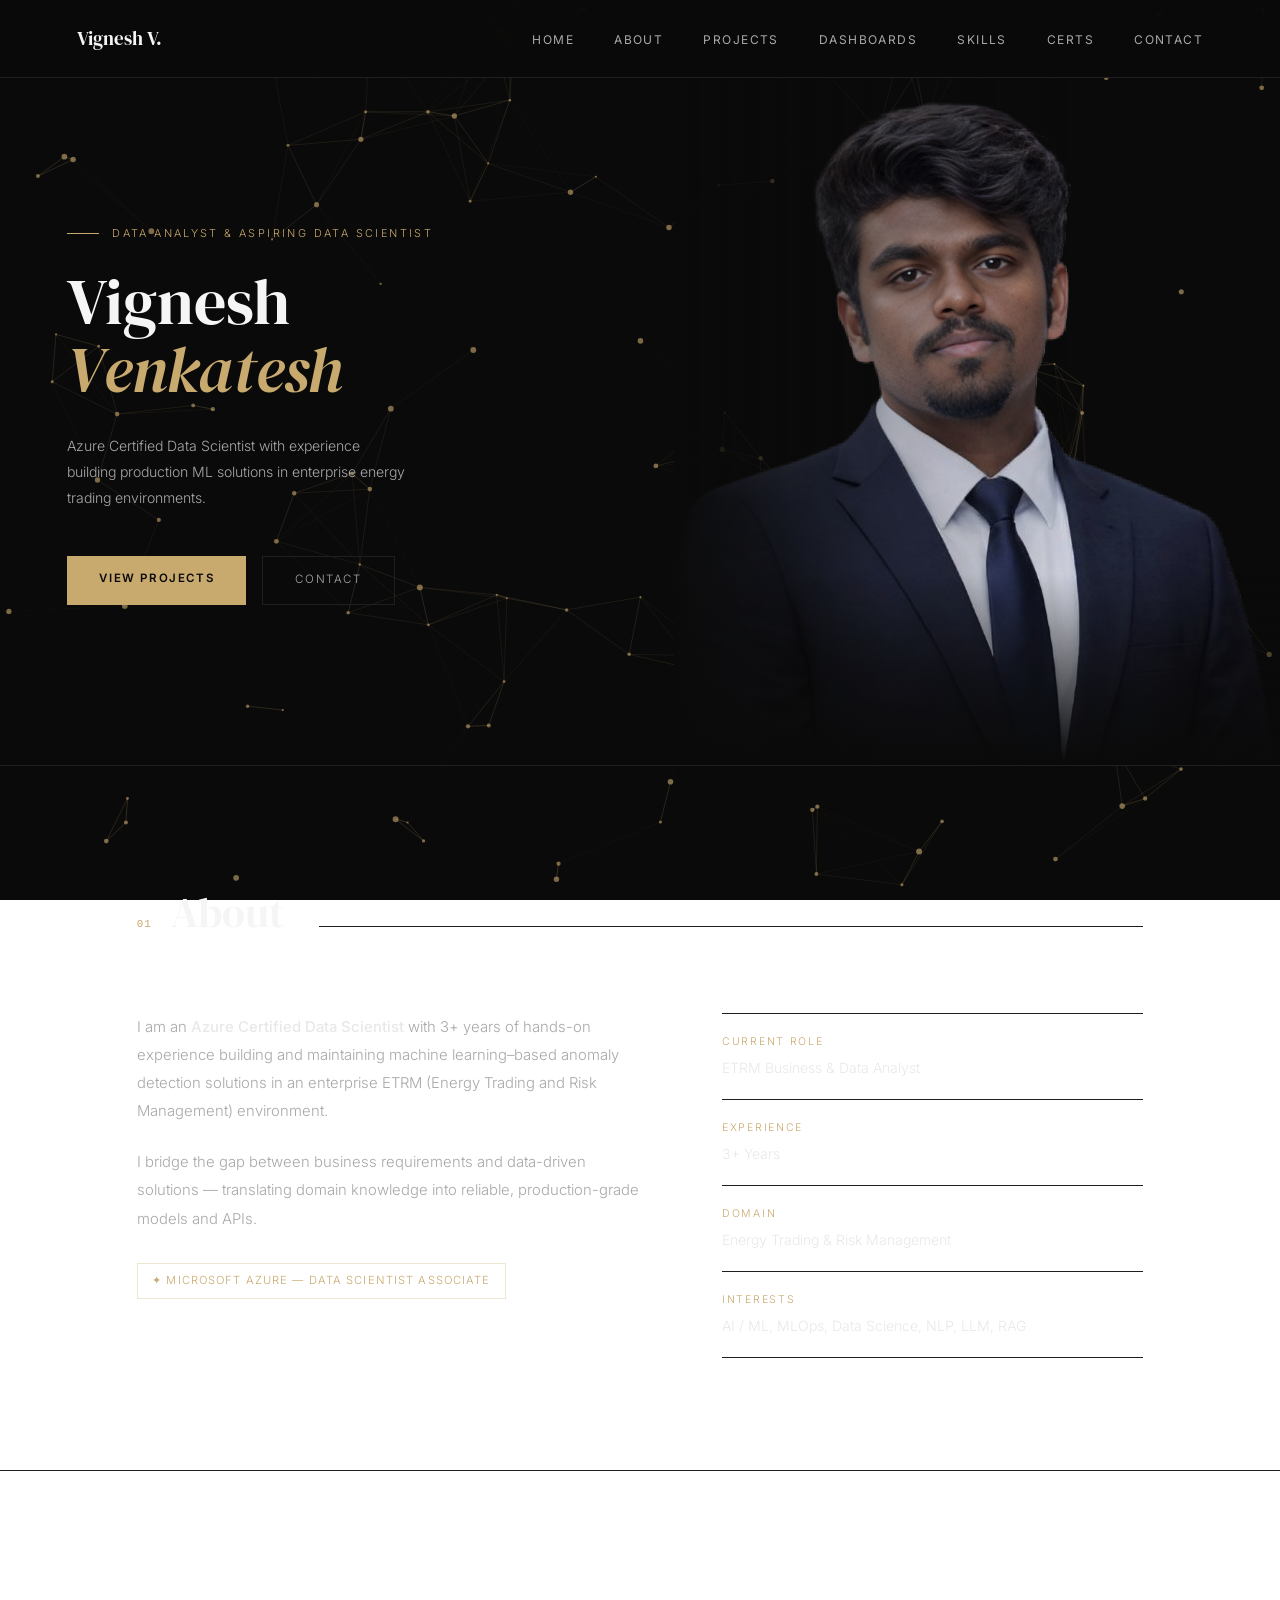
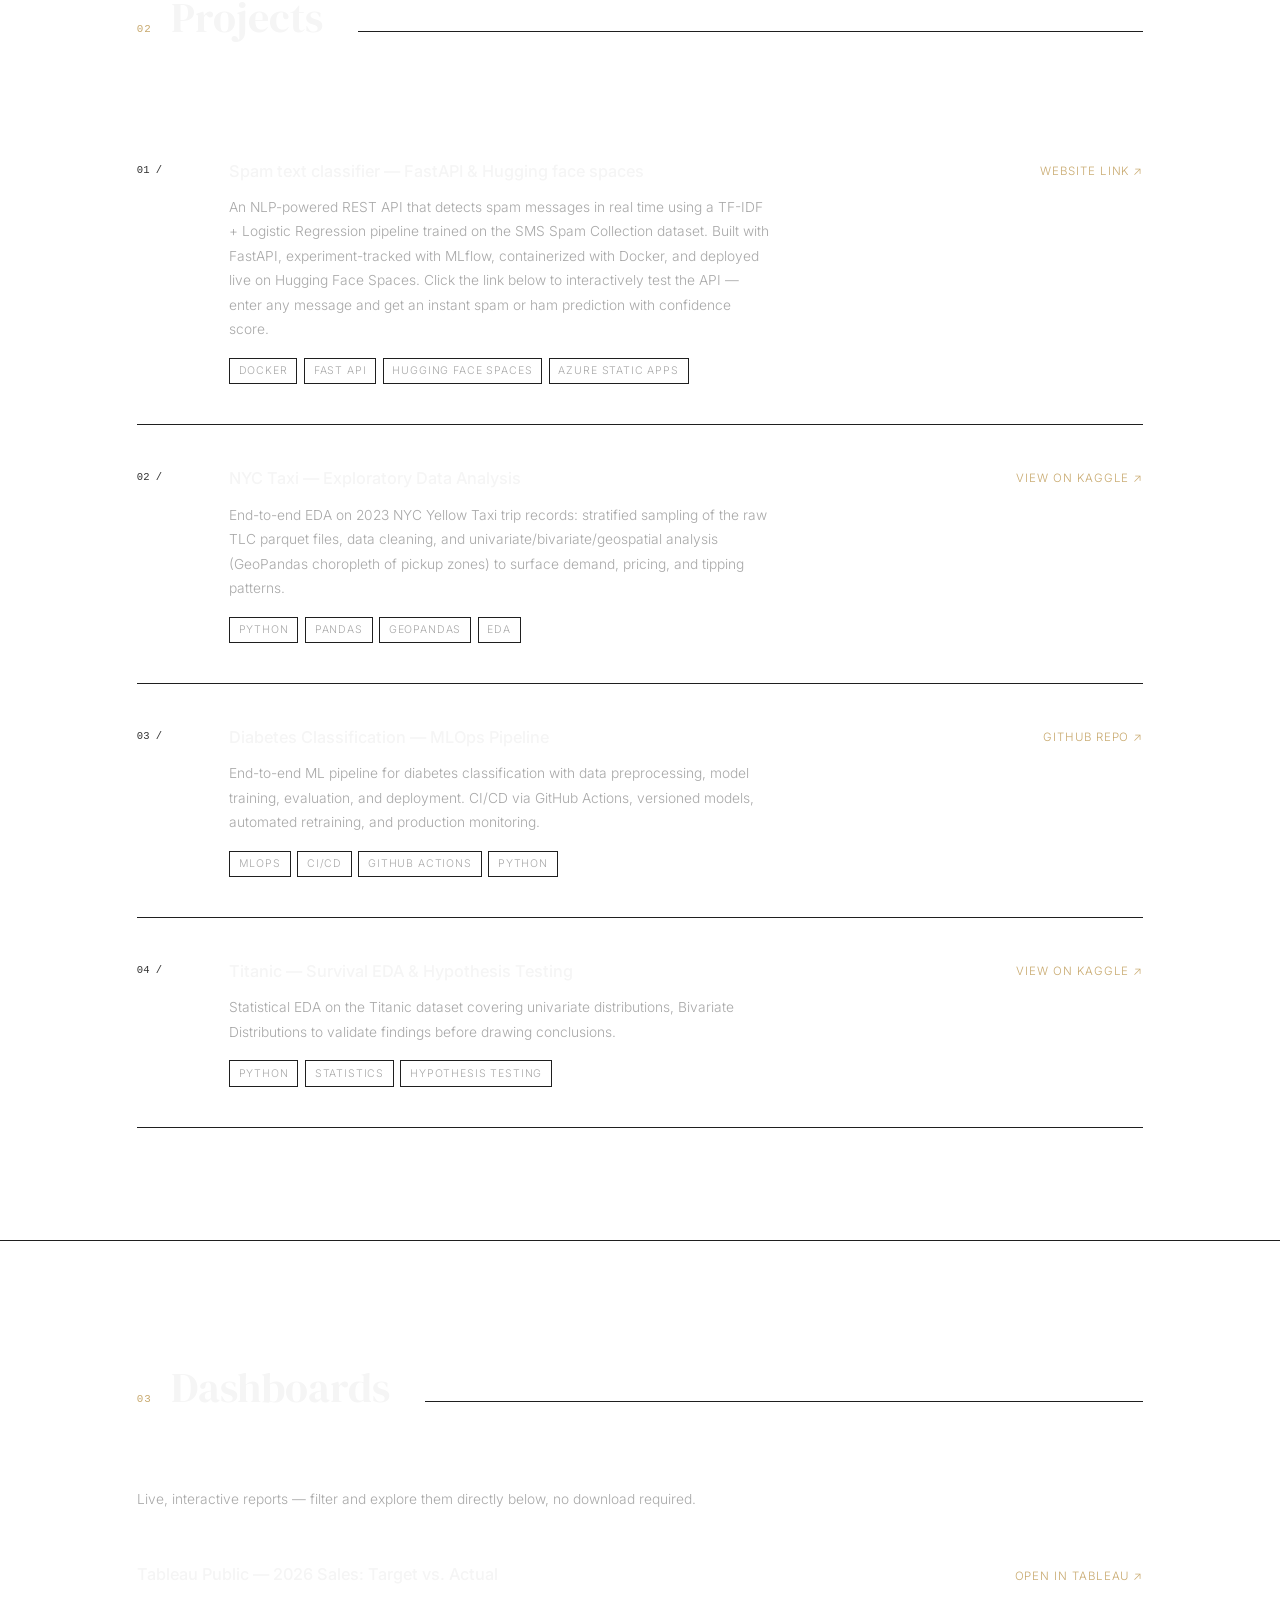
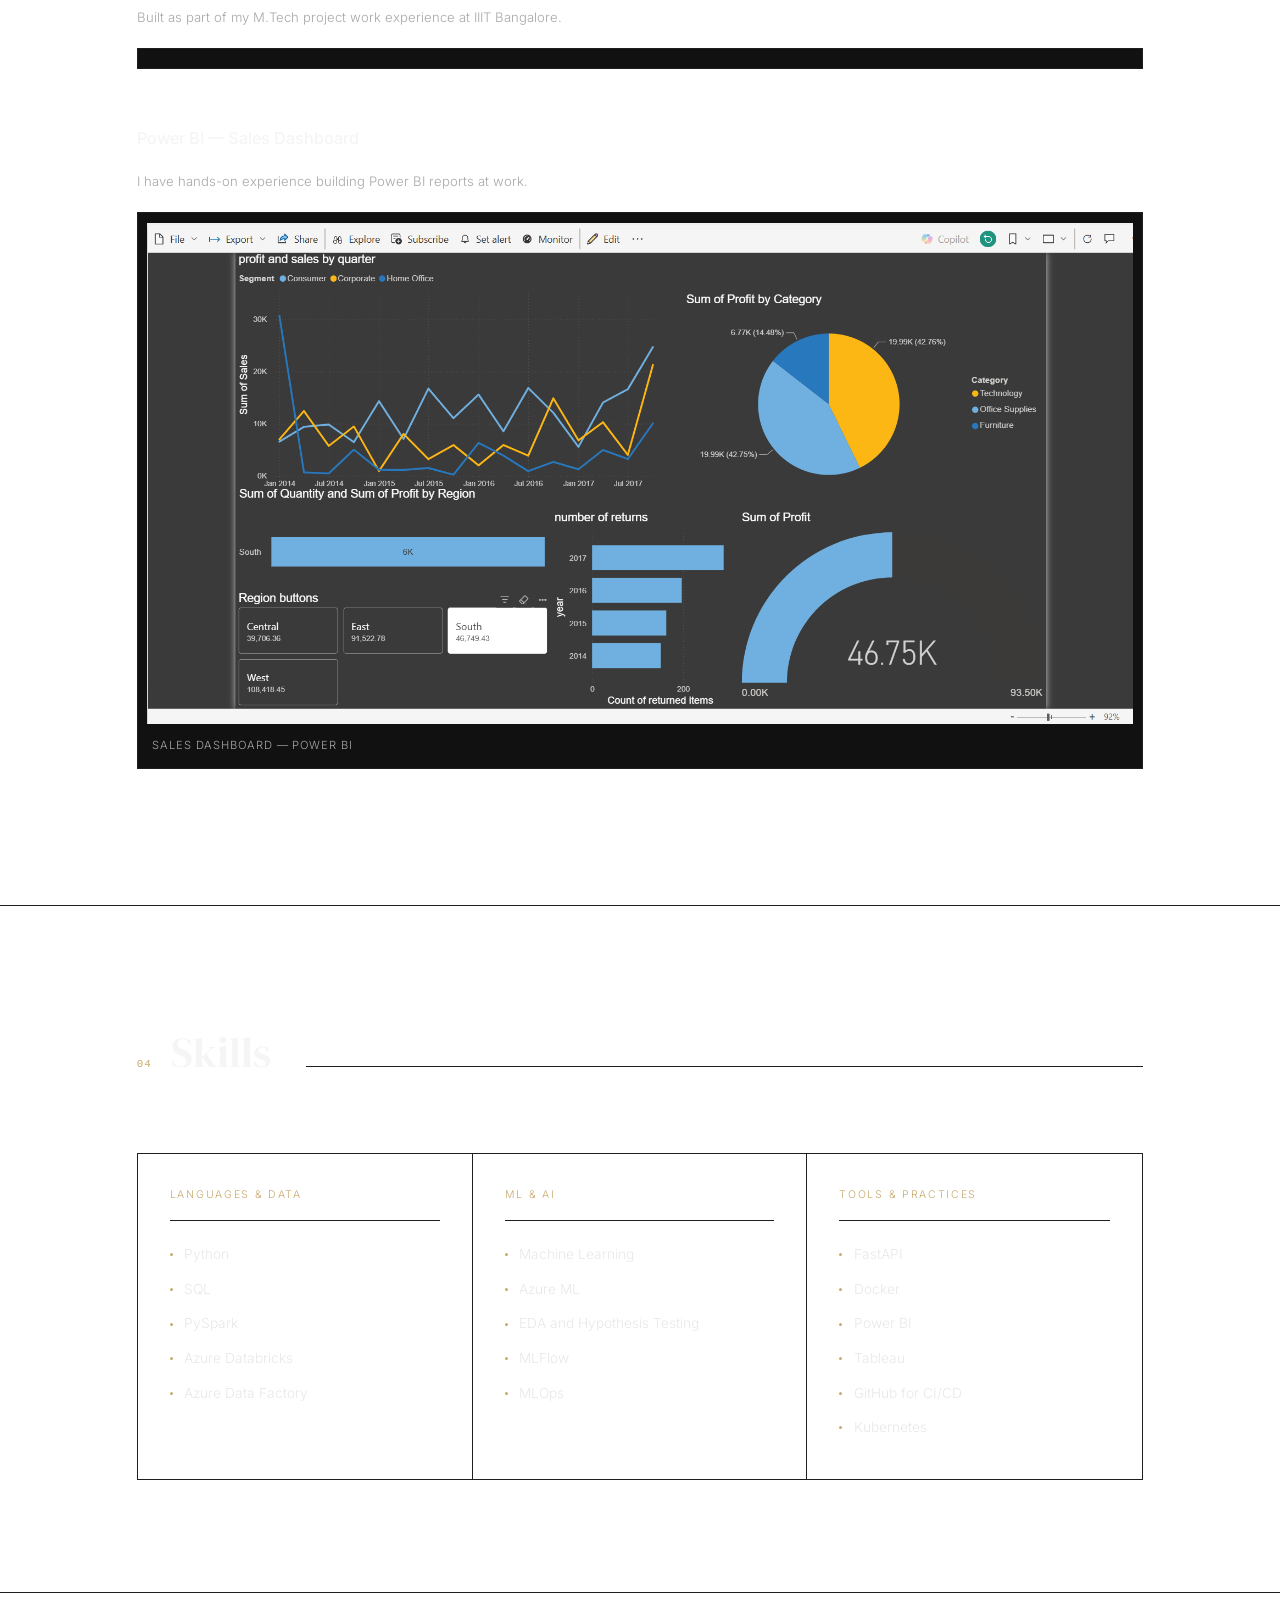
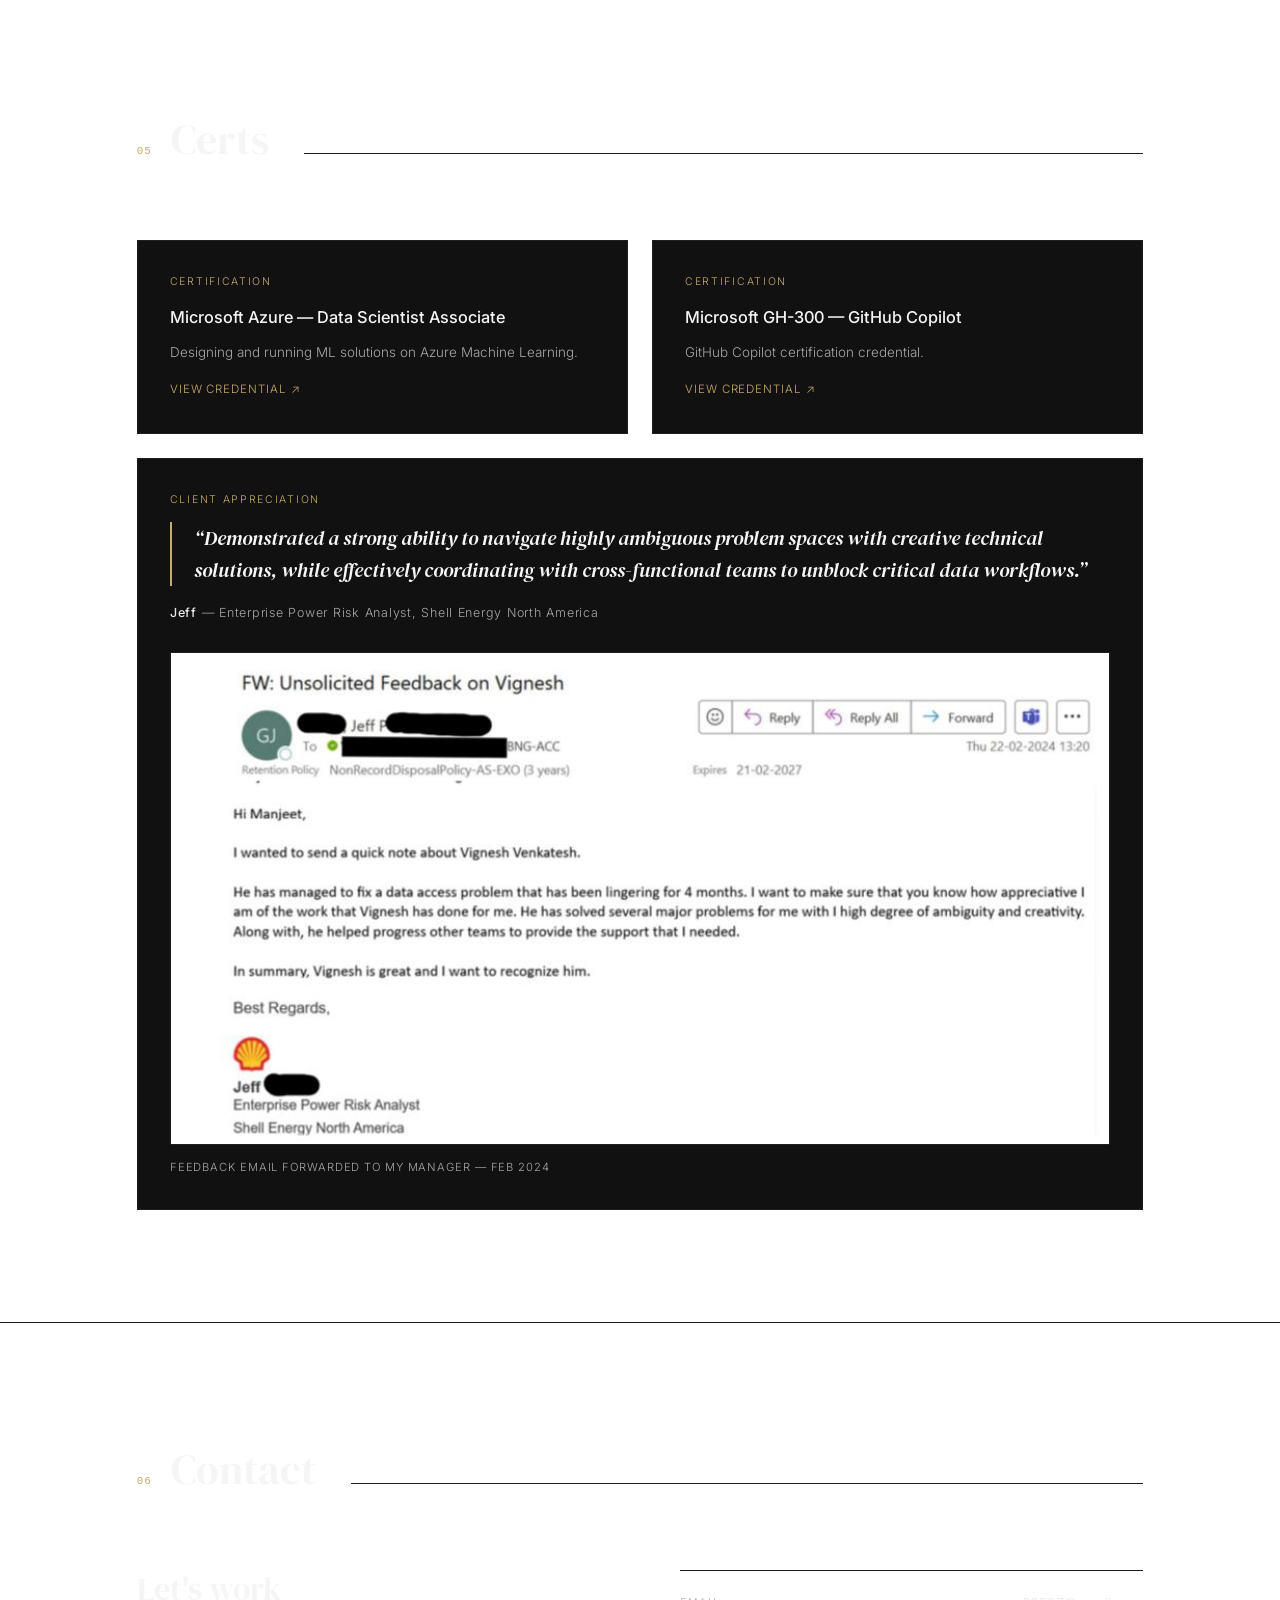
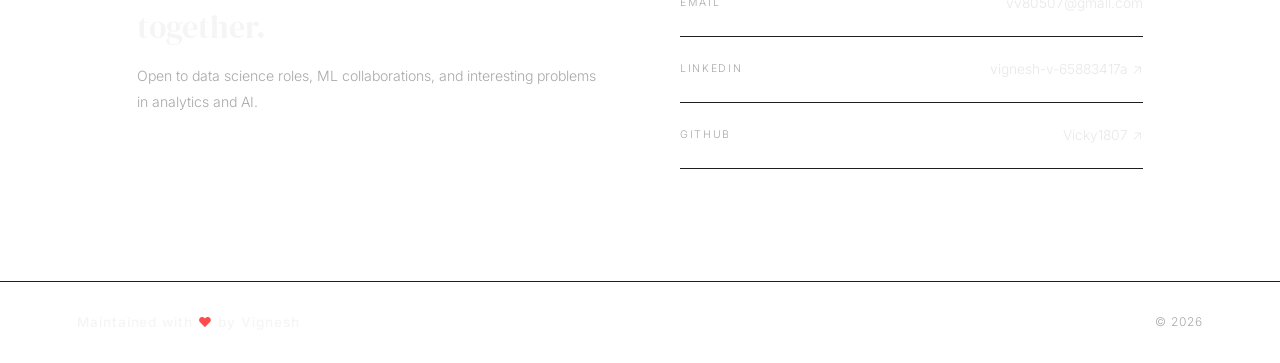
<file: index.html>
<!doctype html>
<html lang="en">
  <head>
    <meta charset="UTF-8" />
    <meta name="viewport" content="width=device-width, initial-scale=1.0" />
    <title>Vignesh — Data Scientist</title>
    <link
      href="https://fonts.googleapis.com/css2?family=Inter:wght@300;400;500;600&family=DM+Serif+Display:ital@0;1&display=swap"
      rel="stylesheet"
    />
    <style>
      *,
      *::before,
      *::after {
        box-sizing: border-box;
        margin: 0;
        padding: 0;
      }

      :root {
        --bg: #0a0a0a;
        --surface: #111111;
        --border: #1f1f1f;
        --accent: #c8a96e;
        --text: #a8a8a8;
        --text-hi: #e8e8e8;
        --white: #f5f5f5;
        --serif: "DM Serif Display", serif;
        --sans: "Inter", sans-serif;
        --mono: "Courier New", monospace;
      }

      html {
        scroll-behavior: smooth;
      }

      body {
        background: transparent; /* Updated to let the canvas show through */
        color: var(--text);
        font-family: var(--sans);
        font-weight: 300;
        line-height: 1.7;
        overflow-x: hidden;
      }

      /* ── CANVAS BACKGROUND ── */
      #particleCanvas {
        position: fixed;
        top: 0;
        left: 0;
        width: 100vw;
        height: 100vh;
        z-index: -1;
        pointer-events: none;
        background-color: var(--bg);
      }

      /* ── NAV ── */
      nav {
        position: fixed;
        top: 0;
        left: 0;
        right: 0;
        z-index: 100;
        display: flex;
        align-items: center;
        justify-content: space-between;
        padding: 1.4rem 6%;
        background: rgba(10, 10, 10, 0.92);
        backdrop-filter: blur(16px);
        border-bottom: 1px solid var(--border);
      }
      .logo {
        font-family: var(--serif);
        font-size: 1.2rem;
        color: var(--white);
        font-weight: 400;
      }
      nav ul {
        list-style: none;
        display: flex;
        gap: 2.5rem;
      }
      nav ul a {
        font-size: 0.75rem;
        font-weight: 400;
        color: var(--text);
        text-decoration: none;
        letter-spacing: 0.12em;
        text-transform: uppercase;
        transition: color 0.2s;
      }
      nav ul a:hover {
        color: var(--white);
      }

      /* ── HERO ── */
      .hero {
        min-height: 85vh;
        display: grid;
        grid-template-columns: 1fr 0.9fr;
        overflow: hidden;
      }
      .hero-left {
        display: flex;
        flex-direction: column;
        justify-content: center;
        padding: 8rem 6% 4rem 10%;
        position: relative;
        z-index: 2;
      }
      .hero-eyebrow {
        font-size: 0.68rem;
        letter-spacing: 0.22em;
        text-transform: uppercase;
        color: var(--accent);
        margin-bottom: 1.6rem;
        display: flex;
        align-items: center;
        gap: 0.8rem;
        animation: fadeUp 1s ease both;
      }
      .hero-eyebrow::before {
        content: "";
        width: 2rem;
        height: 1px;
        background: var(--accent);
      }
      .hero-left h1 {
        font-family: var(--serif);
        font-size: clamp(3rem, 5vw, 5rem);
        font-weight: 400;
        color: var(--white);
        line-height: 1.06;
        margin-bottom: 1.8rem;
        animation: fadeUp 1s 0.1s ease both;
      }
      .hero-left h1 em {
        color: var(--accent);
        font-style: italic;
      }
      .hero-desc {
        font-size: 0.88rem;
        color: var(--text);
        max-width: 340px;
        line-height: 1.85;
        margin-bottom: 2.8rem;
        animation: fadeUp 1s 0.2s ease both;
      }
      .hero-actions {
        display: flex;
        gap: 1rem;
        animation: fadeUp 1s 0.3s ease both;
      }
      .btn-primary {
        padding: 0.85rem 2rem;
        background: var(--accent);
        color: #0a0a0a;
        font-size: 0.72rem;
        font-weight: 600;
        letter-spacing: 0.14em;
        text-transform: uppercase;
        text-decoration: none;
        transition: opacity 0.2s;
      }
      .btn-primary:hover {
        opacity: 0.82;
      }
      .btn-ghost {
        padding: 0.85rem 2rem;
        border: 1px solid var(--border);
        color: var(--text);
        font-size: 0.72rem;
        letter-spacing: 0.14em;
        text-transform: uppercase;
        text-decoration: none;
        transition:
          border-color 0.2s,
          color 0.2s;
      }
      .btn-ghost:hover {
        border-color: var(--text);
        color: var(--white);
      }
      .hero-right {
        position: relative;
        overflow: hidden;
        padding-top: 5rem;
      }
      .hero-right img {
        width: 100%;
        height: 100%;
        object-fit: cover;
        object-position: top center;
        display: block;
        filter: grayscale(10%) contrast(1.04);
        animation: imgReveal 1.3s 0.15s cubic-bezier(0.77, 0, 0.18, 1) both;
      }
      .hero-right::before {
        content: "";
        position: absolute;
        inset: 0;
        background: linear-gradient(
          to right,
          var(--bg) 0%,
          rgba(10, 10, 10, 0.25) 35%,
          transparent 65%
        );
        z-index: 1;
      }
      .hero-right::after {
        content: "";
        position: absolute;
        bottom: 0;
        left: 0;
        right: 0;
        height: 25%;
        background: linear-gradient(to top, var(--bg), transparent);
        z-index: 1;
      }

      /* ── DIVIDER ── */
      .divider {
        width: 100%;
        height: 1px;
        background: var(--border);
      }

      /* ── SECTIONS ── */
      .section {
        padding: 7rem 6%;
        max-width: 1160px;
        margin: 0 auto;
      }
      .section-header {
        display: flex;
        align-items: baseline;
        gap: 1.2rem;
        margin-bottom: 4rem;
      }
      .section-num {
        font-family: var(--mono);
        font-size: 0.68rem;
        color: var(--accent);
        letter-spacing: 0.08em;
      }
      .section-header h2 {
        font-family: var(--serif);
        font-size: clamp(1.8rem, 3.5vw, 2.6rem);
        font-weight: 400;
        color: var(--white);
      }
      .section-header::after {
        content: "";
        flex: 1;
        height: 1px;
        background: var(--border);
        margin-left: 1rem;
      }

      /* ── ABOUT ── */
      .about-grid {
        display: grid;
        grid-template-columns: 1.2fr 1fr;
        gap: 5rem;
        align-items: start;
      }
      .about-text p {
        font-size: 0.93rem;
        line-height: 1.9;
        color: var(--text);
        margin-bottom: 1.4rem;
      }
      .about-text p strong {
        color: var(--text-hi);
        font-weight: 500;
      }
      .cert-tag {
        display: inline-flex;
        align-items: center;
        gap: 0.5rem;
        padding: 0.45rem 0.9rem;
        border: 1px solid rgba(200, 169, 110, 0.3);
        color: var(--accent);
        font-size: 0.7rem;
        letter-spacing: 0.1em;
        text-transform: uppercase;
        margin-top: 0.5rem;
      }
      .about-meta {
        display: flex;
        flex-direction: column;
      }
      .meta-item {
        padding: 1.2rem 0;
        border-bottom: 1px solid var(--border);
      }
      .meta-item:first-child {
        border-top: 1px solid var(--border);
      }
      .meta-label {
        font-size: 0.66rem;
        letter-spacing: 0.16em;
        text-transform: uppercase;
        color: var(--accent);
        margin-bottom: 0.3rem;
      }
      .meta-value {
        font-size: 0.88rem;
        color: var(--text-hi);
      }

      /* ── PROJECTS ── */
      .project-item {
        display: grid;
        grid-template-columns: 60px 1fr auto;
        gap: 2rem;
        padding: 2.5rem 0;
        border-bottom: 1px solid var(--border);
        transition: padding-left 0.25s;
      }
      .project-item:first-child {
        border-top: 1px solid var(--border);
      }
      .project-item:hover {
        padding-left: 0.8rem;
      }
      .project-index {
        font-family: var(--mono);
        font-size: 0.66rem;
        color: #333;
        padding-top: 0.25rem;
      }
      .project-body h3 {
        font-size: 1.02rem;
        font-weight: 500;
        color: var(--white);
        margin-bottom: 0.6rem;
      }
      .project-body p {
        font-size: 0.86rem;
        color: var(--text);
        line-height: 1.78;
        max-width: 540px;
      }
      .project-tags {
        display: flex;
        flex-wrap: wrap;
        gap: 0.4rem;
        margin-top: 1rem;
      }
      .project-tags span {
        font-size: 0.66rem;
        letter-spacing: 0.08em;
        text-transform: uppercase;
        color: var(--text);
        border: 1px solid var(--border);
        padding: 0.2rem 0.55rem;
      }
      .project-link-btn {
        color: var(--accent);
        text-decoration: none;
        font-size: 0.72rem;
        letter-spacing: 0.08em;
        text-transform: uppercase;
        padding-top: 0.25rem;
        white-space: nowrap;
        transition: opacity 0.2s;
      }
      .project-link-btn:hover {
        opacity: 0.65;
      }

      /* ── DASHBOARDS ── */
      .dash-item {
        margin-bottom: 3.5rem;
      }
      .dash-item:last-child {
        margin-bottom: 0;
      }
      .dash-head {
        display: flex;
        align-items: baseline;
        justify-content: space-between;
        gap: 1rem;
        margin-bottom: 1rem;
      }
      .dash-head h3 {
        font-size: 1.02rem;
        font-weight: 500;
        color: var(--white);
      }
      .dash-frame {
        border: 1px solid var(--border);
        background: var(--surface);
        padding: 0.6rem;
        overflow: hidden;
      }
      .dash-frame iframe {
        display: block;
        border: none;
      }
      .dash-note {
        font-size: 0.82rem;
        color: var(--text);
        line-height: 1.85;
        margin-bottom: 1.2rem;
        max-width: 640px;
      }
      .dash-photo {
        border: 1px solid var(--border);
        background: var(--surface);
        padding: 0.6rem;
        margin-bottom: 1.5rem;
      }
      .dash-photo img {
        width: 100%;
        display: block;
      }
      .dash-photo-caption {
        font-size: 0.7rem;
        letter-spacing: 0.08em;
        text-transform: uppercase;
        color: var(--text);
        padding: 0.8rem 0.3rem 0.2rem;
      }

      /* ── SKILLS ── */
      .skills-layout {
        display: grid;
        grid-template-columns: repeat(3, 1fr);
        border: 1px solid var(--border);
      }
      .skill-group {
        padding: 2rem 2rem 2.5rem;
        border-right: 1px solid var(--border);
      }
      .skill-group:last-child {
        border-right: none;
      }
      .skill-group-title {
        font-size: 0.66rem;
        letter-spacing: 0.16em;
        text-transform: uppercase;
        color: var(--accent);
        margin-bottom: 1.4rem;
        padding-bottom: 1rem;
        border-bottom: 1px solid var(--border);
      }
      .skill-group ul {
        list-style: none;
        display: flex;
        flex-direction: column;
        gap: 0.7rem;
      }
      .skill-group li {
        font-size: 0.86rem;
        color: var(--text-hi);
        display: flex;
        align-items: center;
        gap: 0.7rem;
      }
      .skill-group li::before {
        content: "";
        width: 3px;
        height: 3px;
        background: var(--accent);
        border-radius: 50%;
        flex-shrink: 0;
      }

      /* ── CERTS ── */
      .certs-grid {
        display: grid;
        grid-template-columns: repeat(2, 1fr);
        gap: 1.5rem;
      }
      .cert-tile {
        border: 1px solid var(--border);
        background: var(--surface);
        padding: 2rem;
        text-decoration: none;
        display: block;
        transition:
          border-color 0.25s,
          transform 0.25s;
      }
      a.cert-tile:hover {
        border-color: var(--accent);
        transform: translateY(-3px);
      }
      .cert-tile-label {
        font-size: 0.66rem;
        letter-spacing: 0.16em;
        text-transform: uppercase;
        color: var(--accent);
        margin-bottom: 0.8rem;
      }
      .cert-tile h3 {
        font-size: 1.02rem;
        font-weight: 500;
        color: var(--white);
        margin-bottom: 0.5rem;
      }
      .cert-tile p {
        font-size: 0.84rem;
        color: var(--text);
        line-height: 1.8;
      }
      .cert-tile-link {
        display: inline-block;
        margin-top: 1rem;
        font-size: 0.72rem;
        letter-spacing: 0.08em;
        text-transform: uppercase;
        color: var(--accent);
      }
      .cert-tile.wide {
        grid-column: 1 / -1;
      }
      .quote {
        font-family: var(--serif);
        font-style: italic;
        font-size: 1.25rem;
        line-height: 1.6;
        color: var(--white);
        border-left: 2px solid var(--accent);
        padding-left: 1.4rem;
        margin: 0.5rem 0 1rem;
      }
      .quote-author {
        font-size: 0.78rem;
        color: var(--text);
        letter-spacing: 0.06em;
        margin-bottom: 1.8rem;
      }
      .quote-author strong {
        color: var(--text-hi);
        font-weight: 500;
      }
      .appreciation-photo img {
        width: 100%;
        display: block;
        border: 1px solid var(--border);
      }
      .appreciation-caption {
        font-size: 0.7rem;
        letter-spacing: 0.08em;
        text-transform: uppercase;
        color: var(--text);
        padding-top: 0.8rem;
      }

      /* ── CONTACT ── */
      .contact-grid {
        display: grid;
        grid-template-columns: 1fr 1fr;
        gap: 5rem;
        align-items: start;
      }
      .contact-intro h3 {
        font-family: var(--serif);
        font-size: 2rem;
        font-weight: 400;
        color: var(--white);
        margin-bottom: 1rem;
        line-height: 1.2;
      }
      .contact-intro p {
        font-size: 0.88rem;
        color: var(--text);
        line-height: 1.85;
      }
      .contact-row {
        display: flex;
        align-items: center;
        justify-content: space-between;
        padding: 1.3rem 0;
        border-bottom: 1px solid var(--border);
        text-decoration: none;
        transition: padding-left 0.2s;
      }
      .contact-row:first-child {
        border-top: 1px solid var(--border);
      }
      .contact-row:hover {
        padding-left: 0.5rem;
      }
      .contact-row-label {
        font-size: 0.66rem;
        letter-spacing: 0.16em;
        text-transform: uppercase;
        color: var(--text);
      }
      .contact-row-value {
        font-size: 0.86rem;
        color: var(--text-hi);
        transition: color 0.2s;
      }
      .contact-row:hover .contact-row-value {
        color: var(--accent);
      }

      /* ── FOOTER ── */
      footer {
        border-top: 1px solid var(--border);
        padding: 1.8rem 6%;
        display: flex;
        align-items: center;
        justify-content: space-between;
        font-size: 0.75rem;
        letter-spacing: 0.08em;
        color: var(
          --text
        ); /* Updated to match general text color for visibility */
      }
      .love-text {
        color: var(--white);
        font-weight: 500;
        font-size: 0.85rem;
      }

      /* ── ANIMATIONS ── */
      @keyframes fadeUp {
        from {
          opacity: 0;
          transform: translateY(22px);
        }
        to {
          opacity: 1;
          transform: translateY(0);
        }
      }
      @keyframes imgReveal {
        from {
          clip-path: inset(0 100% 0 0);
        }
        to {
          clip-path: inset(0 0% 0 0);
        }
      }

      /* ── RESPONSIVE ── */
      @media (max-width: 900px) {
        .hero {
          grid-template-columns: 1fr;
        }
        .hero-right {
          height: 65vw;
        }
        .hero-left {
          padding: 8rem 6% 4rem;
        }
        .about-grid,
        .contact-grid {
          grid-template-columns: 1fr;
          gap: 2.5rem;
        }
        .skills-layout {
          grid-template-columns: 1fr;
        }
        .skill-group {
          border-right: none;
          border-bottom: 1px solid var(--border);
        }
        .skill-group:last-child {
          border-bottom: none;
        }
        .certs-grid {
          grid-template-columns: 1fr;
        }
        .project-item {
          grid-template-columns: 50px 1fr;
        }
        .project-link-btn {
          display: none;
        }
        nav ul {
          gap: 1.2rem;
        }
      }
    </style>
  </head>
  <body>
    <!-- CANVAS BACKGROUND INTEGRATION -->
    <canvas id="particleCanvas"></canvas>

    <nav>
      <div class="logo">Vignesh V.</div>
      <ul>
        <li><a href="#home">Home</a></li>
        <li><a href="#about">About</a></li>
        <li><a href="#projects">Projects</a></li>
        <li><a href="#dashboards">Dashboards</a></li>
        <li><a href="#skills">Skills</a></li>
        <li><a href="#certs">Certs</a></li>
        <li><a href="#contact">Contact</a></li>
      </ul>
    </nav>

    <!-- HERO -->
    <section id="home" class="hero">
      <div class="hero-left">
        <div class="hero-eyebrow">
          Data Analyst &amp; Aspiring Data Scientist
        </div>
        <h1>Vignesh<br /><em>Venkatesh</em></h1>
        <p class="hero-desc">
          Azure Certified Data Scientist with experience building production ML
          solutions in enterprise energy trading environments.
        </p>
        <div class="hero-actions">
          <a href="#projects" class="btn-primary">View Projects</a>
          <a href="#contact" class="btn-ghost">Contact</a>
        </div>
      </div>
      <div class="hero-right">
        <img src="vignesh.png" alt="Vignesh Venkatesh" />
      </div>
    </section>

    <div class="divider"></div>

    <!-- ABOUT -->
    <div class="section" id="about">
      <div class="section-header">
        <span class="section-num">01</span>
        <h2>About</h2>
      </div>
      <div class="about-grid">
        <div class="about-text">
          <p>
            I am an <strong>Azure Certified Data Scientist</strong> with 3+
            years of hands-on experience building and maintaining machine
            learning–based anomaly detection solutions in an enterprise ETRM
            (Energy Trading and Risk Management) environment.
          </p>
          <p>
            I bridge the gap between business requirements and data-driven
            solutions — translating domain knowledge into reliable,
            production-grade models and APIs.
          </p>
          <a
            href="https://learn.microsoft.com/en-us/users/vigneshv-6725/credentials/df04bb06d9c287fc"
            class="cert-tag"
            target="_blank"
            style="text-decoration: none; transition: opacity 0.2s"
            onmouseover="this.style.opacity = '0.8'"
            onmouseout="this.style.opacity = '1'"
            >✦ Microsoft Azure — Data Scientist Associate</a
          >
        </div>

        <div class="about-meta">
          <div class="meta-item">
            <div class="meta-label">Current Role</div>
            <div class="meta-value">ETRM Business & Data Analyst</div>
          </div>
          <div class="meta-item">
            <div class="meta-label">Experience</div>
            <div class="meta-value">3+ Years</div>
          </div>
          <div class="meta-item">
            <div class="meta-label">Domain</div>
            <div class="meta-value">Energy Trading & Risk Management</div>
          </div>
          <div class="meta-item">
            <div class="meta-label">Interests</div>
            <div class="meta-value">
              AI / ML, MLOps, Data Science, NLP, LLM, RAG
            </div>
          </div>
        </div>
      </div>
    </div>

    <div class="divider"></div>

    <!-- PROJECTS -->
    <div class="section" id="projects">
      <div class="section-header">
        <span class="section-num">02</span>
        <h2>Projects</h2>
      </div>

      <div class="project-item">
        <div class="project-index">01 /</div>
        <div class="project-body">
          <h3>Spam text classifier — FastAPI & Hugging face spaces</h3>
          <p>
            An NLP-powered REST API that detects spam messages in real time
            using a TF-IDF + Logistic Regression pipeline trained on the SMS
            Spam Collection dataset. Built with FastAPI, experiment-tracked with
            MLflow, containerized with Docker, and deployed live on Hugging Face
            Spaces. Click the link below to interactively test the API — enter
            any message and get an instant spam or ham prediction with
            confidence score.
          </p>
          <div class="project-tags">
            <span>Docker</span><span>Fast API</span
            ><span>Hugging face spaces</span><span>Azure Static apps</span>
          </div>
        </div>
        <a
          href="https://lemon-ground-0a6d71c1e.7.azurestaticapps.net/"
          target="_blank"
          class="project-link-btn"
          >Website Link ↗</a
        >
      </div>

      <div class="project-item">
        <div class="project-index">02 /</div>
        <div class="project-body">
          <h3>NYC Taxi — Exploratory Data Analysis</h3>
          <p>
            End-to-end EDA on 2023 NYC Yellow Taxi trip records: stratified
            sampling of the raw TLC parquet files, data cleaning, and
            univariate/bivariate/geospatial analysis (GeoPandas choropleth of
            pickup zones) to surface demand, pricing, and tipping patterns.
          </p>
          <div class="project-tags">
            <span>Python</span><span>Pandas</span><span>GeoPandas</span
            ><span>EDA</span>
          </div>
        </div>
        <a
          href="https://www.kaggle.com/code/vickyy1807/nyc-taxi-2026-eda"
          target="_blank"
          class="project-link-btn"
          >View on Kaggle ↗</a
        >
      </div>

      <div class="project-item">
        <div class="project-index">03 /</div>
        <div class="project-body">
          <h3>Diabetes Classification — MLOps Pipeline</h3>
          <p>
            End-to-end ML pipeline for diabetes classification with data
            preprocessing, model training, evaluation, and deployment. CI/CD via
            GitHub Actions, versioned models, automated retraining, and
            production monitoring.
          </p>
          <div class="project-tags">
            <span>MLOps</span><span>CI/CD</span><span>GitHub Actions</span
            ><span>Python</span>
          </div>
        </div>
        <a
          href="https://github.com/Vicky1807/github-actions-for-model-training"
          target="_blank"
          class="project-link-btn"
          >Github Repo ↗</a
        >
      </div>

      <div class="project-item">
        <div class="project-index">04 /</div>
        <div class="project-body">
          <h3>Titanic — Survival EDA & Hypothesis Testing</h3>
          <p>
            Statistical EDA on the Titanic dataset covering univariate
            distributions, Bivariate Distributions to validate findings before
            drawing conclusions.
          </p>
          <div class="project-tags">
            <span>Python</span><span>Statistics</span
            ><span>Hypothesis Testing</span>
          </div>
        </div>
        <a
          href="https://www.kaggle.com/code/vickyy1807/eda-on-titanic-passenger-data"
          target="_blank"
          class="project-link-btn"
          >View on Kaggle ↗</a
        >
      </div>
    </div>

    <div class="divider"></div>

    <!-- DASHBOARDS -->
    <div class="section" id="dashboards">
      <div class="section-header">
        <span class="section-num">03</span>
        <h2>Dashboards</h2>
      </div>

      <p
        style="
          font-size: 0.86rem;
          color: var(--text);
          max-width: 640px;
          margin-bottom: 3rem;
          line-height: 1.85;
        "
      >
        Live, interactive reports — filter and explore them directly below, no
        download required.
      </p>

      <div class="dash-item">
        <div class="dash-head">
          <h3>Tableau Public — 2026 Sales: Target vs. Actual</h3>
          <a
            href="https://public.tableau.com/app/profile/vignesh.v1012"
            target="_blank"
            class="project-link-btn"
            >Open in Tableau ↗</a
          >
        </div>
        <p class="dash-note">
          Built as part of my M.Tech project work experience at IIIT Bangalore.
        </p>
        <div class="dash-frame">
          <div
            class="tableauPlaceholder"
            id="viz1783155967207"
            style="position: relative"
          >
            <noscript
              ><a href="#"
                ><img
                  alt="2026 | Sales vs Targets "
                  src="https:&#47;&#47;public.tableau.com&#47;static&#47;images&#47;Sa&#47;SalestargetvsAchivedKPIViz&#47;CYSales&#47;1_rss.png"
                  style="border: none" /></a></noscript
            ><object class="tableauViz" style="display: none">
              <param
                name="host_url"
                value="https%3A%2F%2Fpublic.tableau.com%2F"
              />
              <param name="embed_code_version" value="3" />
              <param name="site_root" value="" />
              <param
                name="name"
                value="SalestargetvsAchivedKPIViz&#47;CYSales"
              />
              <param name="tabs" value="no" />
              <param name="toolbar" value="yes" />
              <param
                name="static_image"
                value="https:&#47;&#47;public.tableau.com&#47;static&#47;images&#47;Sa&#47;SalestargetvsAchivedKPIViz&#47;CYSales&#47;1.png"
              />
              <param name="animate_transition" value="yes" />
              <param name="display_static_image" value="yes" />
              <param name="display_spinner" value="yes" />
              <param name="display_overlay" value="yes" />
              <param name="display_count" value="yes" />
              <param name="language" value="en-US" />
            </object>
          </div>
          <script type="text/javascript">
            var divElement = document.getElementById("viz1783155967207");
            var vizElement = divElement.getElementsByTagName("object")[0];
            vizElement.style.width = "100%";
            vizElement.style.height = divElement.offsetWidth * 0.75 + "px";
            var scriptElement = document.createElement("script");
            scriptElement.src =
              "https://public.tableau.com/javascripts/api/viz_v1.js";
            vizElement.parentNode.insertBefore(scriptElement, vizElement);
          </script>
        </div>
      </div>

      <div class="dash-item">
        <div class="dash-head">
          <h3>Power BI — Sales Dashboard</h3>
        </div>
        <p class="dash-note">
          I have hands-on experience building Power BI reports at work.
        </p>
        <div class="dash-photo">
          <img src="picture1.png" alt="Power BI Sales Dashboard" />
          <div class="dash-photo-caption">Sales Dashboard — Power BI</div>
        </div>
      </div>
    </div>

    <div class="divider"></div>

    <!-- SKILLS -->
    <div class="section" id="skills">
      <div class="section-header">
        <span class="section-num">04</span>
        <h2>Skills</h2>
      </div>

      <div class="skills-layout">
        <div class="skill-group">
          <div class="skill-group-title">Languages & Data</div>
          <ul>
            <li>Python</li>
            <li>SQL</li>
            <li>PySpark</li>
            <li>Azure Databricks</li>
            <li>Azure Data Factory</li>
          </ul>
        </div>
        <div class="skill-group">
          <div class="skill-group-title">ML & AI</div>
          <ul>
            <li>Machine Learning</li>
            <li>Azure ML</li>
            <li>EDA and Hypothesis Testing</li>
            <li>MLFlow</li>
            <li>MLOps</li>
          </ul>
        </div>
        <div class="skill-group">
          <div class="skill-group-title">Tools & Practices</div>
          <ul>
            <li>FastAPI</li>
            <li>Docker</li>
            <li>Power BI</li>
            <li>Tableau</li>
            <li>GitHub for CI/CD</li>
            <li>Kubernetes</li>
          </ul>
        </div>
      </div>
    </div>

    <div class="divider"></div>

    <!-- CERTS -->
    <div class="section" id="certs">
      <div class="section-header">
        <span class="section-num">05</span>
        <h2>Certs</h2>
      </div>

      <div class="certs-grid">
        <a
          class="cert-tile"
          href="https://learn.microsoft.com/en-us/users/vigneshv-6725/credentials/df04bb06d9c287fc"
          target="_blank"
        >
          <div class="cert-tile-label">Certification</div>
          <h3>Microsoft Azure — Data Scientist Associate</h3>
          <p>Designing and running ML solutions on Azure Machine Learning.</p>
          <span class="cert-tile-link">View credential ↗</span>
        </a>

        <a
          class="cert-tile"
          href="https://learn.microsoft.com/api/credentials/share/en-us/VigneshV-6725/81555DF453EF45F7?sharingId=F4DC5ACF941AD7EF"
          target="_blank"
          rel="noopener noreferrer"
        >
          <div class="cert-tile-label">Certification</div>
          <h3>Microsoft GH-300 — GitHub Copilot</h3>
          <p>GitHub Copilot certification credential.</p>
          <span class="cert-tile-link">View credential ↗</span>
        </a>

        <!-- Client appreciation tile -->
        <div class="cert-tile wide">
          <div class="cert-tile-label">Client Appreciation</div>
          <div class="quote">
            “Demonstrated a strong ability to navigate highly ambiguous problem spaces with creative technical solutions, 
             while effectively coordinating with cross-functional teams to unblock critical data workflows.”
          </div>
          <div class="quote-author">
            <strong>Jeff</strong> — Enterprise Power Risk Analyst, Shell Energy
            North America
          </div>
          <div class="appreciation-photo">
            <img
              src="appreciation.png"
              alt="Client appreciation email from Shell Energy North America"
            />
            <div class="appreciation-caption">
              Feedback email forwarded to my manager — Feb 2024
            </div>
          </div>
        </div>
      </div>
    </div>

    <div class="divider"></div>

    <!-- CONTACT -->
    <div class="section" id="contact">
      <div class="section-header">
        <span class="section-num">06</span>
        <h2>Contact</h2>
      </div>

      <div class="contact-grid">
        <div class="contact-intro">
          <h3>Let's work<br />together.</h3>
          <p>
            Open to data science roles, ML collaborations, and interesting
            problems in analytics and AI.
          </p>
        </div>
        <div>
          <a href="mailto:vv80507@gmail.com" class="contact-row">
            <span class="contact-row-label">Email</span>
            <span class="contact-row-value">vv80507@gmail.com</span>
          </a>
          <a
            href="https://linkedin.com/in/vignesh-v-65883417a"
            target="_blank"
            class="contact-row"
          >
            <span class="contact-row-label">LinkedIn</span>
            <span class="contact-row-value">vignesh-v-65883417a ↗</span>
          </a>
          <a
            href="https://github.com/Vicky1807"
            target="_blank"
            class="contact-row"
          >
            <span class="contact-row-label">GitHub</span>
            <span class="contact-row-value">Vicky1807 ↗</span>
          </a>
        </div>
      </div>
    </div>

    <!-- UPDATED FOOTER -->
    <footer>
      <span class="love-text"
        >Maintained with <span style="color: #ff4b4b">❤️</span> by Vignesh</span
      >
      <span>© 2026</span>
    </footer>

    <!-- INTERACTIVE PARTICLE NETWORK SCRIPT -->
    <script>
      const canvas = document.getElementById("particleCanvas");
      const ctx = canvas.getContext("2d");

      canvas.width = window.innerWidth;
      canvas.height = window.innerHeight;

      let particlesArray = [];
      const numberOfParticles = 120; // Adjusted for a clean look behind content

      let mouse = {
        x: null,
        y: null,
        radius: 120,
      };

      window.addEventListener("mousemove", function (event) {
        mouse.x = event.x;
        mouse.y = event.y;
      });

      window.addEventListener("mouseout", function () {
        mouse.x = undefined;
        mouse.y = undefined;
      });

      class Particle {
        constructor() {
          this.x = Math.random() * canvas.width;
          this.y = Math.random() * canvas.height;
          this.size = Math.random() * 2 + 1;
          this.baseX = this.x;
          this.baseY = this.y;
          this.density = Math.random() * 30 + 1;
          this.speedX = Math.random() * 1 - 0.5;
          this.speedY = Math.random() * 1 - 0.5;
        }

        update() {
          this.x += this.speedX;
          this.y += this.speedY;

          if (this.x < 0 || this.x > canvas.width) this.speedX *= -1;
          if (this.y < 0 || this.y > canvas.height) this.speedY *= -1;

          let dx = mouse.x - this.x;
          let dy = mouse.y - this.y;
          let distance = Math.sqrt(dx * dx + dy * dy);

          if (distance < mouse.radius) {
            const forceDirectionX = dx / distance;
            const forceDirectionY = dy / distance;
            const maxDistance = mouse.radius;
            const force = (maxDistance - distance) / maxDistance;
            const directionX = forceDirectionX * force * this.density;
            const directionY = forceDirectionY * force * this.density;

            this.x -= directionX;
            this.y -= directionY;
          }
        }

        draw() {
          ctx.fillStyle = "rgba(200, 169, 110, 0.6)";
          ctx.beginPath();
          ctx.arc(this.x, this.y, this.size, 0, Math.PI * 2);
          ctx.fill();
        }
      }

      function init() {
        particlesArray = [];
        for (let i = 0; i < numberOfParticles; i++) {
          particlesArray.push(new Particle());
        }
      }

      function connect() {
        let maxDistance = 130;
        for (let a = 0; a < particlesArray.length; a++) {
          for (let b = a; b < particlesArray.length; b++) {
            let dx = particlesArray[a].x - particlesArray[b].x;
            let dy = particlesArray[a].y - particlesArray[b].y;
            let distance = Math.sqrt(dx * dx + dy * dy);

            if (distance < maxDistance) {
              let opacity = 1 - distance / maxDistance;
              ctx.strokeStyle = `rgba(200, 169, 110, ${opacity * 0.5})`;
              ctx.lineWidth = 0.5;
              ctx.beginPath();
              ctx.moveTo(particlesArray[a].x, particlesArray[a].y);
              ctx.lineTo(particlesArray[b].x, particlesArray[b].y);
              ctx.stroke();
            }
          }
        }
      }

      function animate() {
        ctx.clearRect(0, 0, canvas.width, canvas.height);
        for (let i = 0; i < particlesArray.length; i++) {
          particlesArray[i].update();
          particlesArray[i].draw();
        }
        connect();
        requestAnimationFrame(animate);
      }

      window.addEventListener("resize", () => {
        canvas.width = window.innerWidth;
        canvas.height = window.innerHeight;
        init();
      });

      init();
      animate();
    </script>
  </body>
</html>
</file>
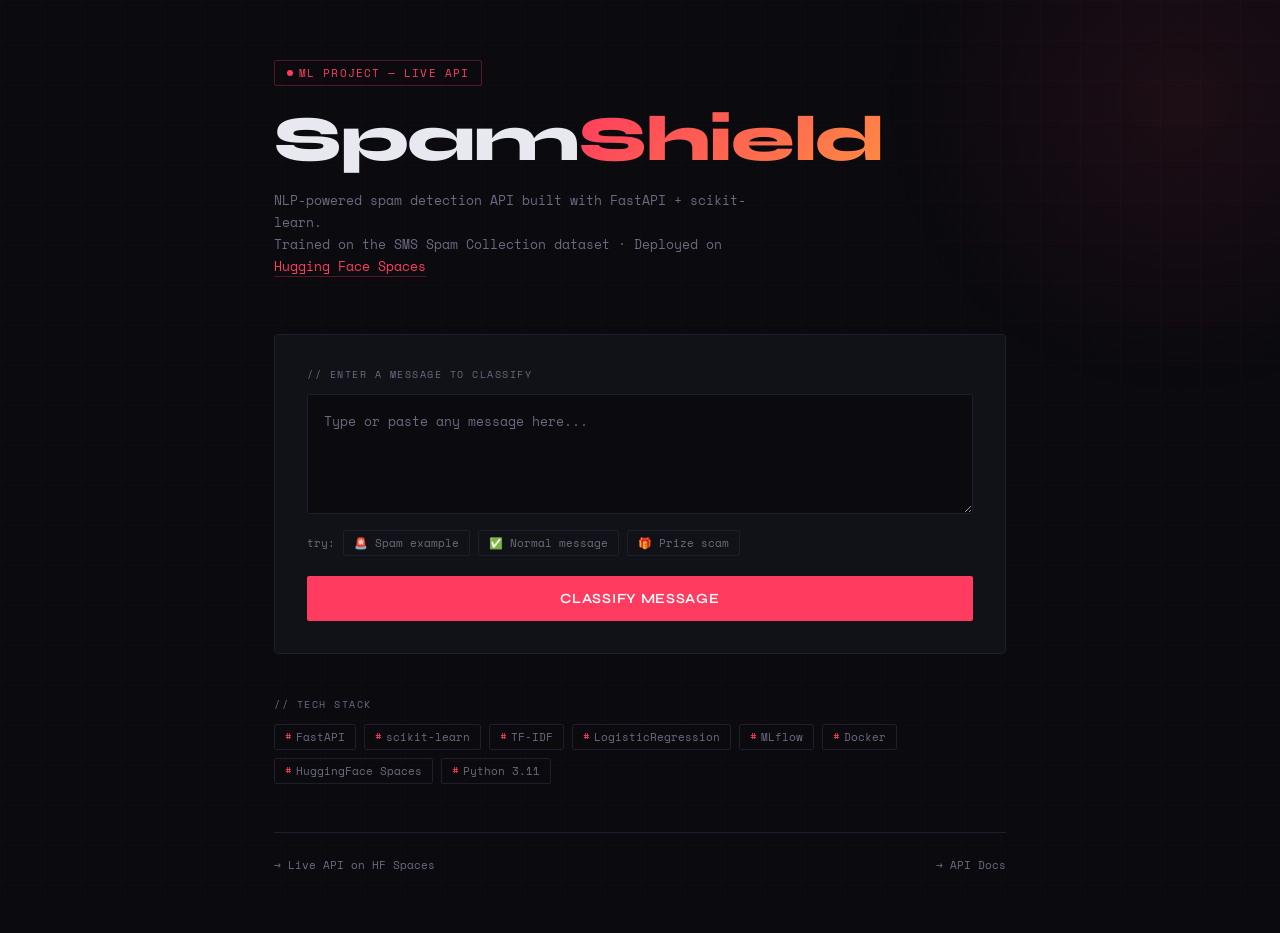
<file: site.html>
<!DOCTYPE html>
<html lang="en">
<head>
<meta charset="UTF-8">
<meta name="viewport" content="width=device-width, initial-scale=1.0">
<title>SpamShield — ML Spam Classifier</title>
<link href="https://fonts.googleapis.com/css2?family=Space+Mono:wght@400;700&family=Syne:wght@400;600;800&display=swap" rel="stylesheet">
<style>
  :root {
    --bg: #0a0a0f;
    --surface: #111118;
    --border: #1e1e2e;
    --accent: #ff3c5f;
    --accent2: #ff8c42;
    --text: #e8e8f0;
    --muted: #6b6b80;
    --green: #00d68f;
    --red: #ff3c5f;
    --mono: 'Space Mono', monospace;
    --sans: 'Syne', sans-serif;
  }

  * { margin: 0; padding: 0; box-sizing: border-box; }

  body {
    background: var(--bg);
    color: var(--text);
    font-family: var(--sans);
    min-height: 100vh;
    overflow-x: hidden;
  }

  /* background grid */
  body::before {
    content: '';
    position: fixed;
    inset: 0;
    background-image:
      linear-gradient(rgba(255,60,95,0.03) 1px, transparent 1px),
      linear-gradient(90deg, rgba(255,60,95,0.03) 1px, transparent 1px);
    background-size: 40px 40px;
    pointer-events: none;
    z-index: 0;
  }

  .glow {
    position: fixed;
    width: 600px;
    height: 600px;
    border-radius: 50%;
    background: radial-gradient(circle, rgba(255,60,95,0.08) 0%, transparent 70%);
    top: -200px;
    right: -200px;
    pointer-events: none;
    z-index: 0;
  }

  .container {
    max-width: 780px;
    margin: 0 auto;
    padding: 60px 24px;
    position: relative;
    z-index: 1;
  }

  /* header */
  header {
    margin-bottom: 56px;
    animation: fadeUp 0.6s ease both;
  }

  .badge {
    display: inline-flex;
    align-items: center;
    gap: 6px;
    font-family: var(--mono);
    font-size: 11px;
    color: var(--accent);
    border: 1px solid rgba(255,60,95,0.3);
    padding: 4px 12px;
    border-radius: 2px;
    margin-bottom: 20px;
    letter-spacing: 0.1em;
    text-transform: uppercase;
  }

  .badge::before {
    content: '';
    width: 6px;
    height: 6px;
    border-radius: 50%;
    background: var(--accent);
    animation: pulse 2s infinite;
  }

  h1 {
    font-size: clamp(2.5rem, 6vw, 4rem);
    font-weight: 800;
    line-height: 1.05;
    letter-spacing: -0.02em;
    margin-bottom: 16px;
  }

  h1 span {
    background: linear-gradient(135deg, var(--accent), var(--accent2));
    -webkit-background-clip: text;
    -webkit-text-fill-color: transparent;
    background-clip: text;
  }

  .subtitle {
    font-family: var(--mono);
    font-size: 13px;
    color: var(--muted);
    line-height: 1.7;
    max-width: 500px;
  }

  .subtitle a {
    color: var(--accent);
    text-decoration: none;
    border-bottom: 1px solid rgba(255,60,95,0.3);
  }

  /* classifier card */
  .card {
    background: var(--surface);
    border: 1px solid var(--border);
    border-radius: 4px;
    padding: 32px;
    margin-bottom: 24px;
    animation: fadeUp 0.6s ease 0.15s both;
  }

  .card-label {
    font-family: var(--mono);
    font-size: 10px;
    text-transform: uppercase;
    letter-spacing: 0.15em;
    color: var(--muted);
    margin-bottom: 12px;
  }

  textarea {
    width: 100%;
    background: var(--bg);
    border: 1px solid var(--border);
    border-radius: 2px;
    color: var(--text);
    font-family: var(--mono);
    font-size: 13px;
    line-height: 1.6;
    padding: 16px;
    resize: vertical;
    min-height: 120px;
    outline: none;
    transition: border-color 0.2s;
  }

  textarea:focus { border-color: rgba(255,60,95,0.4); }
  textarea::placeholder { color: var(--muted); }

  .examples {
    display: flex;
    gap: 8px;
    flex-wrap: wrap;
    margin-top: 12px;
  }

  .example-btn {
    font-family: var(--mono);
    font-size: 11px;
    color: var(--muted);
    background: transparent;
    border: 1px solid var(--border);
    padding: 4px 10px;
    border-radius: 2px;
    cursor: pointer;
    transition: all 0.15s;
  }

  .example-btn:hover {
    color: var(--text);
    border-color: var(--muted);
  }

  .btn {
    width: 100%;
    margin-top: 20px;
    padding: 14px;
    background: var(--accent);
    color: #fff;
    font-family: var(--sans);
    font-size: 14px;
    font-weight: 600;
    letter-spacing: 0.05em;
    text-transform: uppercase;
    border: none;
    border-radius: 2px;
    cursor: pointer;
    transition: all 0.2s;
    position: relative;
    overflow: hidden;
  }

  .btn:hover { background: #ff2248; transform: translateY(-1px); }
  .btn:active { transform: translateY(0); }
  .btn:disabled { opacity: 0.5; cursor: not-allowed; transform: none; }

  .btn .spinner {
    display: none;
    width: 16px;
    height: 16px;
    border: 2px solid rgba(255,255,255,0.3);
    border-top-color: #fff;
    border-radius: 50%;
    animation: spin 0.7s linear infinite;
    margin: 0 auto;
  }

  .btn.loading .btn-text { display: none; }
  .btn.loading .spinner { display: block; }

  /* result */
  .result {
    display: none;
    animation: fadeUp 0.4s ease both;
  }

  .result.show { display: block; }

  .result-inner {
    background: var(--surface);
    border: 1px solid var(--border);
    border-radius: 4px;
    padding: 28px 32px;
    position: relative;
    overflow: hidden;
  }

  .result-inner::before {
    content: '';
    position: absolute;
    left: 0;
    top: 0;
    bottom: 0;
    width: 3px;
  }

  .result-inner.spam::before { background: var(--red); }
  .result-inner.ham::before { background: var(--green); }

  .verdict {
    display: flex;
    align-items: center;
    gap: 12px;
    margin-bottom: 20px;
  }

  .verdict-icon {
    font-size: 2rem;
    line-height: 1;
  }

  .verdict-label {
    font-size: 11px;
    font-family: var(--mono);
    text-transform: uppercase;
    letter-spacing: 0.15em;
    color: var(--muted);
    margin-bottom: 2px;
  }

  .verdict-text {
    font-size: 1.8rem;
    font-weight: 800;
    letter-spacing: -0.02em;
    line-height: 1;
  }

  .spam .verdict-text { color: var(--red); }
  .ham .verdict-text { color: var(--green); }

  .confidence-row {
    display: flex;
    justify-content: space-between;
    align-items: center;
    margin-bottom: 8px;
  }

  .confidence-label {
    font-family: var(--mono);
    font-size: 11px;
    color: var(--muted);
    text-transform: uppercase;
    letter-spacing: 0.1em;
  }

  .confidence-value {
    font-family: var(--mono);
    font-size: 13px;
    color: var(--text);
  }

  .bar-track {
    height: 4px;
    background: var(--border);
    border-radius: 2px;
    overflow: hidden;
  }

  .bar-fill {
    height: 100%;
    border-radius: 2px;
    transition: width 0.8s cubic-bezier(0.16, 1, 0.3, 1);
    width: 0%;
  }

  .spam .bar-fill { background: var(--red); }
  .ham .bar-fill { background: var(--green); }

  /* stack */
  .stack {
    animation: fadeUp 0.6s ease 0.3s both;
  }

  .stack-title {
    font-family: var(--mono);
    font-size: 10px;
    text-transform: uppercase;
    letter-spacing: 0.15em;
    color: var(--muted);
    margin-bottom: 12px;
  }

  .tags {
    display: flex;
    flex-wrap: wrap;
    gap: 8px;
  }

  .tag {
    font-family: var(--mono);
    font-size: 11px;
    padding: 4px 10px;
    border: 1px solid var(--border);
    border-radius: 2px;
    color: var(--muted);
  }

  .tag span { color: var(--accent); margin-right: 4px; }

  /* error */
  .error-msg {
    display: none;
    font-family: var(--mono);
    font-size: 12px;
    color: var(--red);
    margin-top: 12px;
    padding: 10px 14px;
    background: rgba(255,60,95,0.08);
    border: 1px solid rgba(255,60,95,0.2);
    border-radius: 2px;
  }

  .error-msg.show { display: block; }

  /* footer */
  footer {
    margin-top: 48px;
    padding-top: 24px;
    border-top: 1px solid var(--border);
    display: flex;
    justify-content: space-between;
    align-items: center;
    flex-wrap: gap;
    animation: fadeUp 0.6s ease 0.45s both;
  }

  footer a {
    font-family: var(--mono);
    font-size: 11px;
    color: var(--muted);
    text-decoration: none;
    transition: color 0.15s;
  }

  footer a:hover { color: var(--accent); }

  /* animations */
  @keyframes fadeUp {
    from { opacity: 0; transform: translateY(16px); }
    to { opacity: 1; transform: translateY(0); }
  }

  @keyframes pulse {
    0%, 100% { opacity: 1; }
    50% { opacity: 0.3; }
  }

  @keyframes spin {
    to { transform: rotate(360deg); }
  }
</style>
</head>
<body>
<div class="glow"></div>
<div class="container">

  <header>
    <div class="badge">ML Project — Live API</div>
    <h1>Spam<span>Shield</span></h1>
    <p class="subtitle">
      NLP-powered spam detection API built with FastAPI + scikit-learn.<br>
      Trained on the SMS Spam Collection dataset · Deployed on
      <a href="https://huggingface.co/spaces/Vicky1807/spam-classifi" target="_blank">Hugging Face Spaces</a>
    </p>
  </header>

  <div class="card">
    <div class="card-label">// Enter a message to classify</div>
    <textarea id="inputText" placeholder="Type or paste any message here..."></textarea>

    <div class="examples">
      <span style="font-family:var(--mono);font-size:11px;color:var(--muted);align-self:center;">try:</span>
      <button class="example-btn" onclick="setExample('spam1')">🚨 Spam example</button>
      <button class="example-btn" onclick="setExample('ham1')">✅ Normal message</button>
      <button class="example-btn" onclick="setExample('spam2')">🎁 Prize scam</button>
    </div>

    <button class="btn" id="classifyBtn" onclick="classify()">
      <span class="btn-text">Classify Message</span>
      <div class="spinner"></div>
    </button>

    <div class="error-msg" id="errorMsg"></div>
  </div>

  <div class="result" id="result">
    <div class="result-inner" id="resultInner">
      <div class="verdict">
        <div class="verdict-icon" id="verdictIcon"></div>
        <div>
          <div class="verdict-label">Classification</div>
          <div class="verdict-text" id="verdictText"></div>
        </div>
      </div>
      <div class="confidence-row">
        <span class="confidence-label">Confidence</span>
        <span class="confidence-value" id="confidenceValue"></span>
      </div>
      <div class="bar-track">
        <div class="bar-fill" id="barFill"></div>
      </div>
    </div>
  </div>

  <br>

  <div class="stack">
    <div class="stack-title">// Tech stack</div>
    <div class="tags">
      <div class="tag"><span>#</span>FastAPI</div>
      <div class="tag"><span>#</span>scikit-learn</div>
      <div class="tag"><span>#</span>TF-IDF</div>
      <div class="tag"><span>#</span>LogisticRegression</div>
      <div class="tag"><span>#</span>MLflow</div>
      <div class="tag"><span>#</span>Docker</div>
      <div class="tag"><span>#</span>HuggingFace Spaces</div>
      <div class="tag"><span>#</span>Python 3.11</div>
    </div>
  </div>

  <footer>
    <a href="https://huggingface.co/spaces/Vicky1807/spam-classifi" target="_blank">→ Live API on HF Spaces</a>
    <a href="https://huggingface.co/spaces/Vicky1807/spam-classifi/api" target="_blank">→ API Docs</a>
  </footer>

</div>

<script>
  const API = "https://vicky1807-spam-classifi.hf.space/predict/";

  const examples = {
    spam1: "URGENT: Your account has been compromised. Click here immediately to verify your details and avoid suspension.",
    ham1:  "Hey, are we still on for lunch tomorrow? Let me know what time works for you.",
    spam2: "Congratulations! You have been selected as our lucky winner. Call now to claim your free iPhone and $5000 cash prize!"
  };

  function setExample(key) {
    document.getElementById('inputText').value = examples[key];
    document.getElementById('result').classList.remove('show');
    document.getElementById('errorMsg').classList.remove('show');
  }

  async function classify() {
    const text = document.getElementById('inputText').value.trim();
    const btn = document.getElementById('classifyBtn');
    const errorEl = document.getElementById('errorMsg');
    const resultEl = document.getElementById('result');

    if (!text) {
      errorEl.textContent = "Please enter a message to classify.";
      errorEl.classList.add('show');
      return;
    }

    errorEl.classList.remove('show');
    resultEl.classList.remove('show');
    btn.classList.add('loading');
    btn.disabled = true;

    try {
      const res = await fetch(API, {
        method: 'POST',
        headers: { 'Content-Type': 'application/json' },
        body: JSON.stringify({ text })
      });

      if (!res.ok) throw new Error(`API error: ${res.status}`);
      const data = await res.json();

      const isSpam = data.is_spam;
      const confidence = Math.round(data.confidence * 100);

      const inner = document.getElementById('resultInner');
      inner.className = 'result-inner ' + (isSpam ? 'spam' : 'ham');

      document.getElementById('verdictIcon').textContent = isSpam ? '🚨' : '✅';
      document.getElementById('verdictText').textContent = isSpam ? 'SPAM' : 'NOT SPAM';
      document.getElementById('confidenceValue').textContent = confidence + '%';

      resultEl.classList.add('show');

      // animate bar
      const bar = document.getElementById('barFill');
      bar.style.width = '0%';
      setTimeout(() => { bar.style.width = confidence + '%'; }, 50);

    } catch (err) {
      errorEl.textContent = "Could not reach the API. Make sure the HF Space is running: " + err.message;
      errorEl.classList.add('show');
    } finally {
      btn.classList.remove('loading');
      btn.disabled = false;
    }
  }

  // enter key submits
  document.getElementById('inputText').addEventListener('keydown', e => {
    if (e.key === 'Enter' && e.ctrlKey) classify();
  });
</script>
</body>
</html>
</file>
